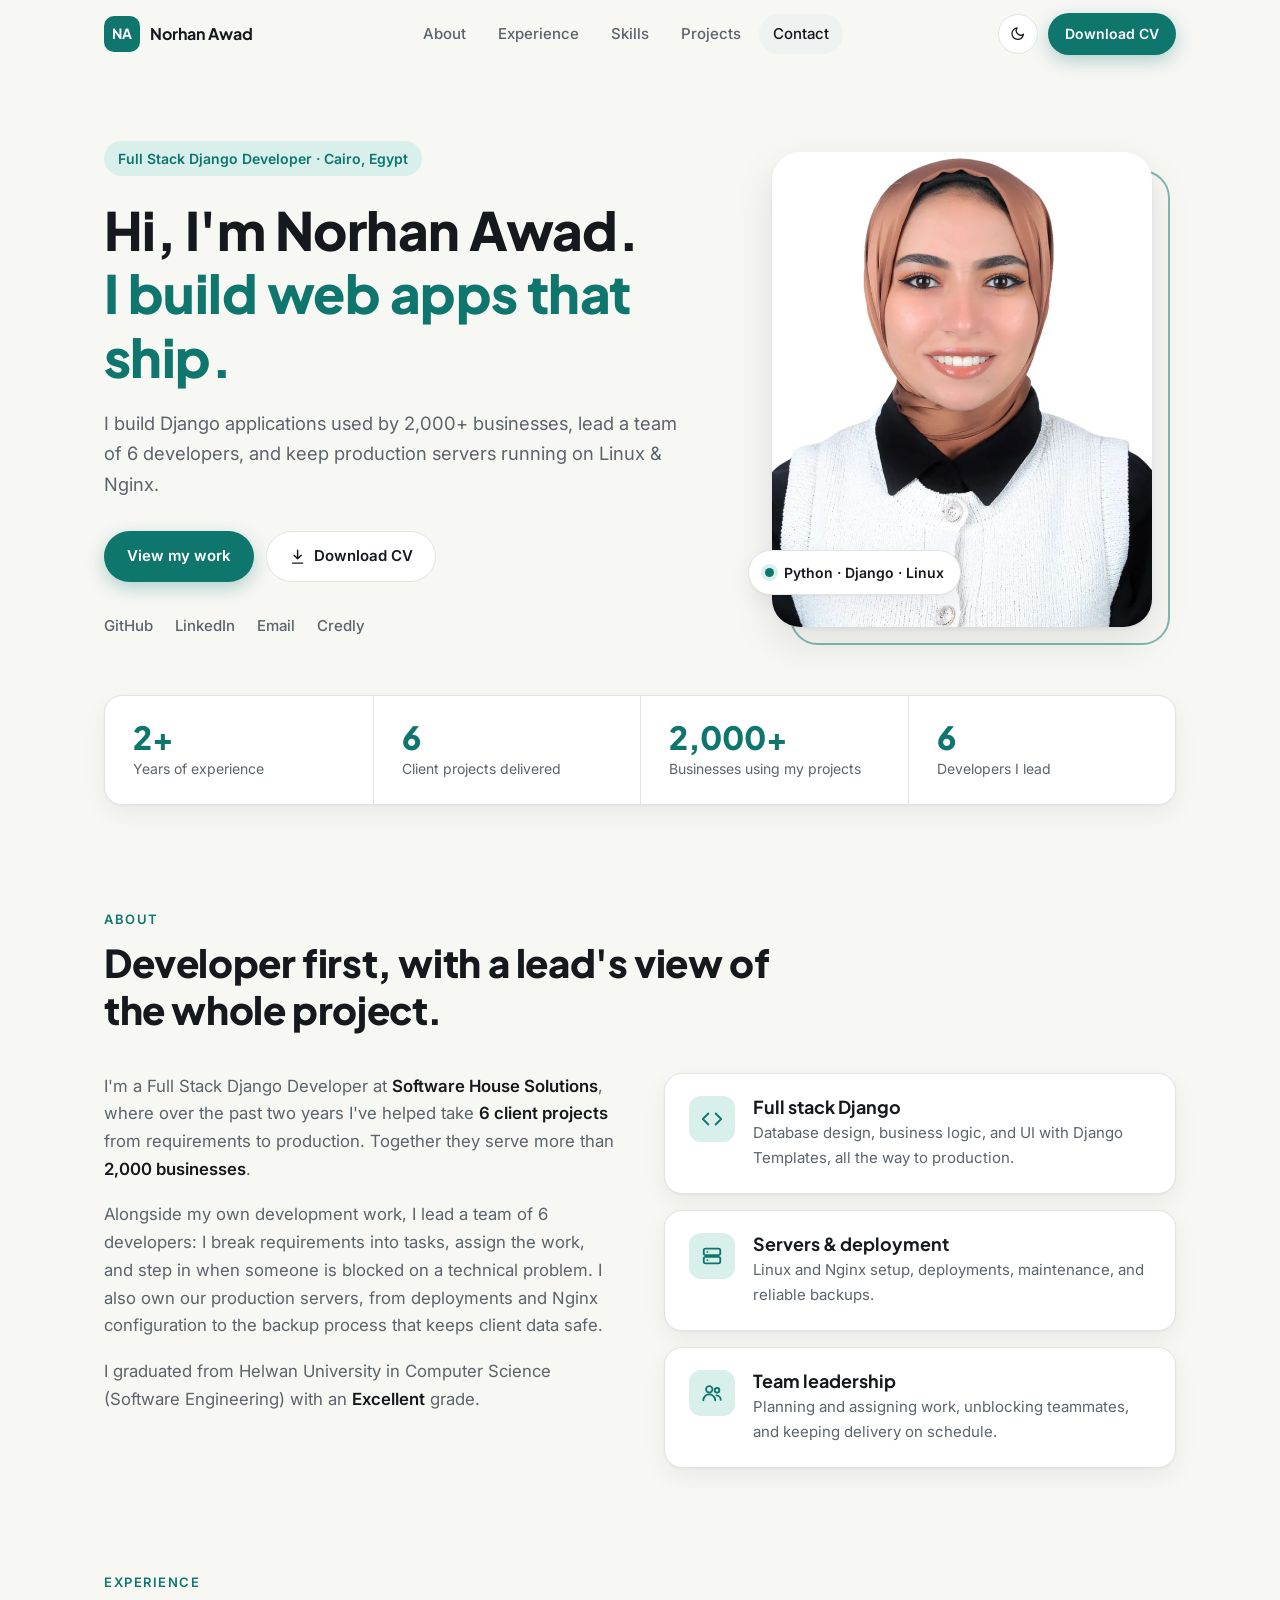
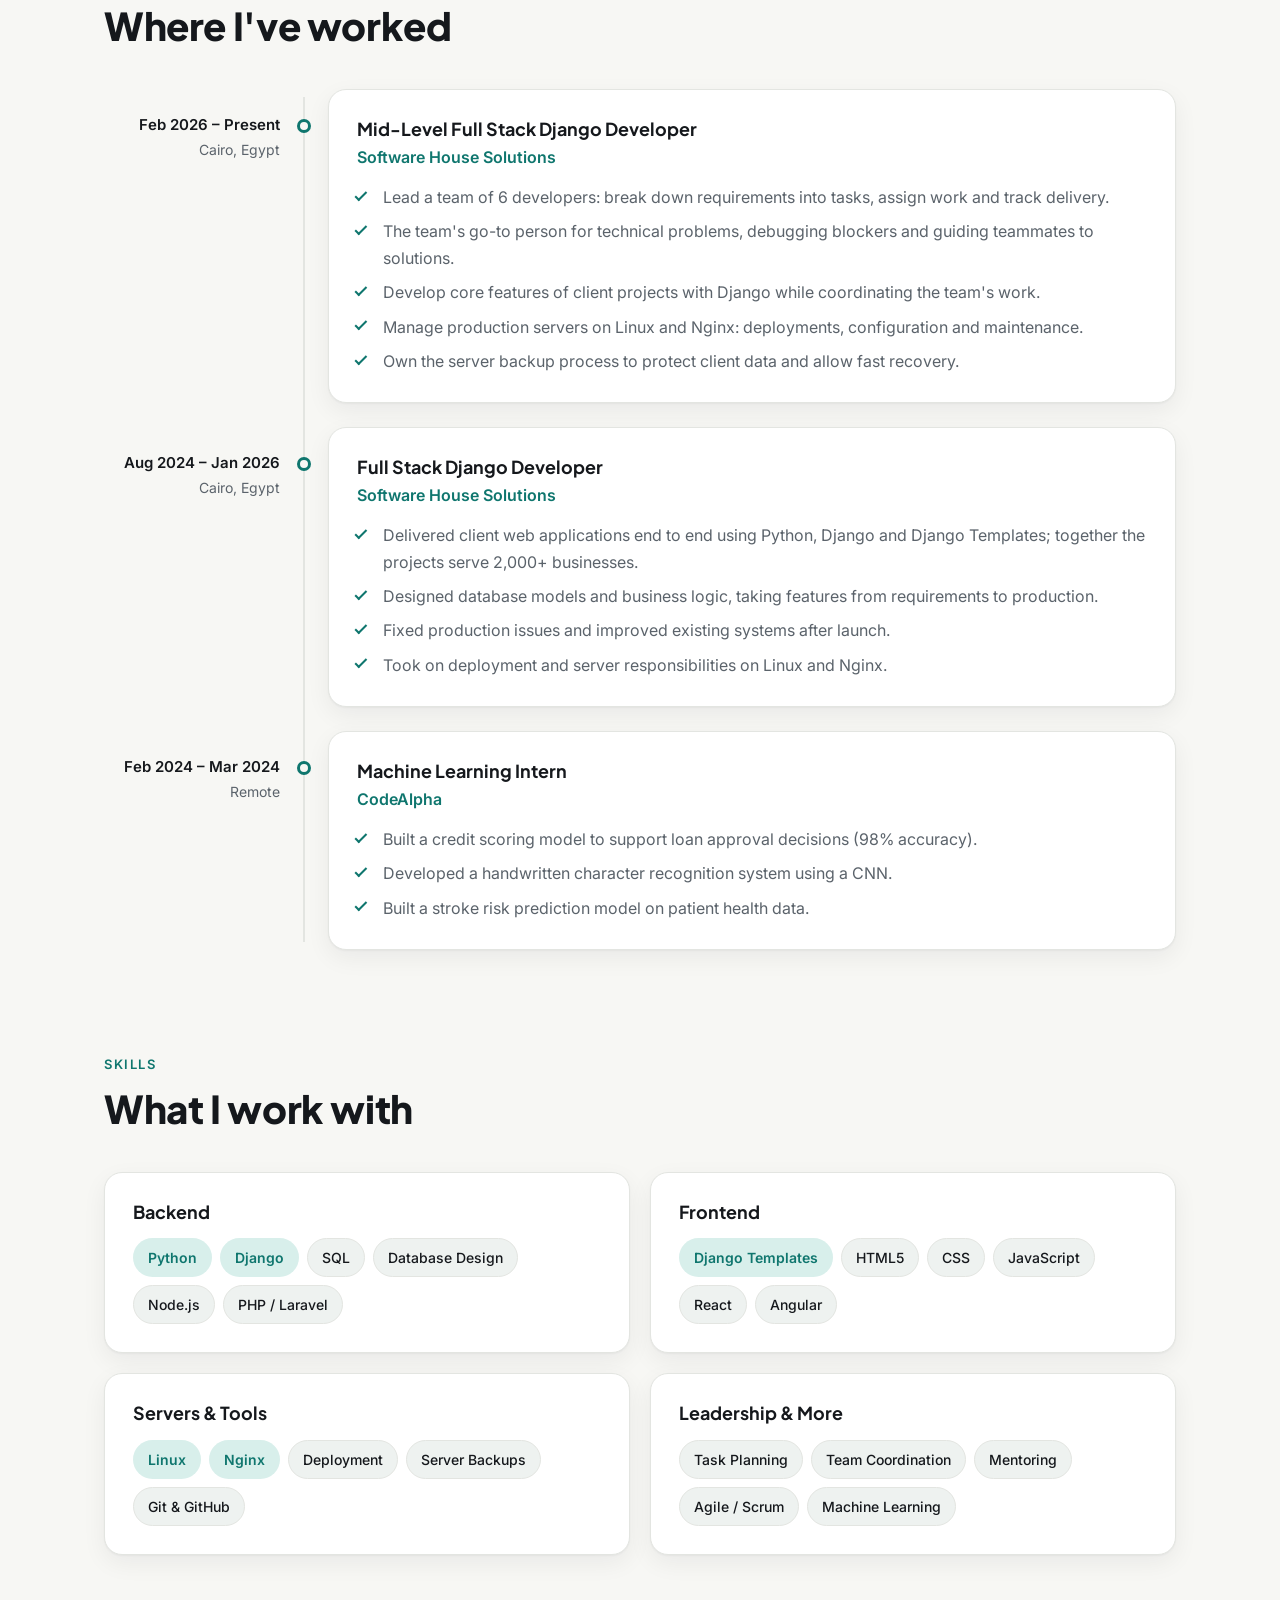
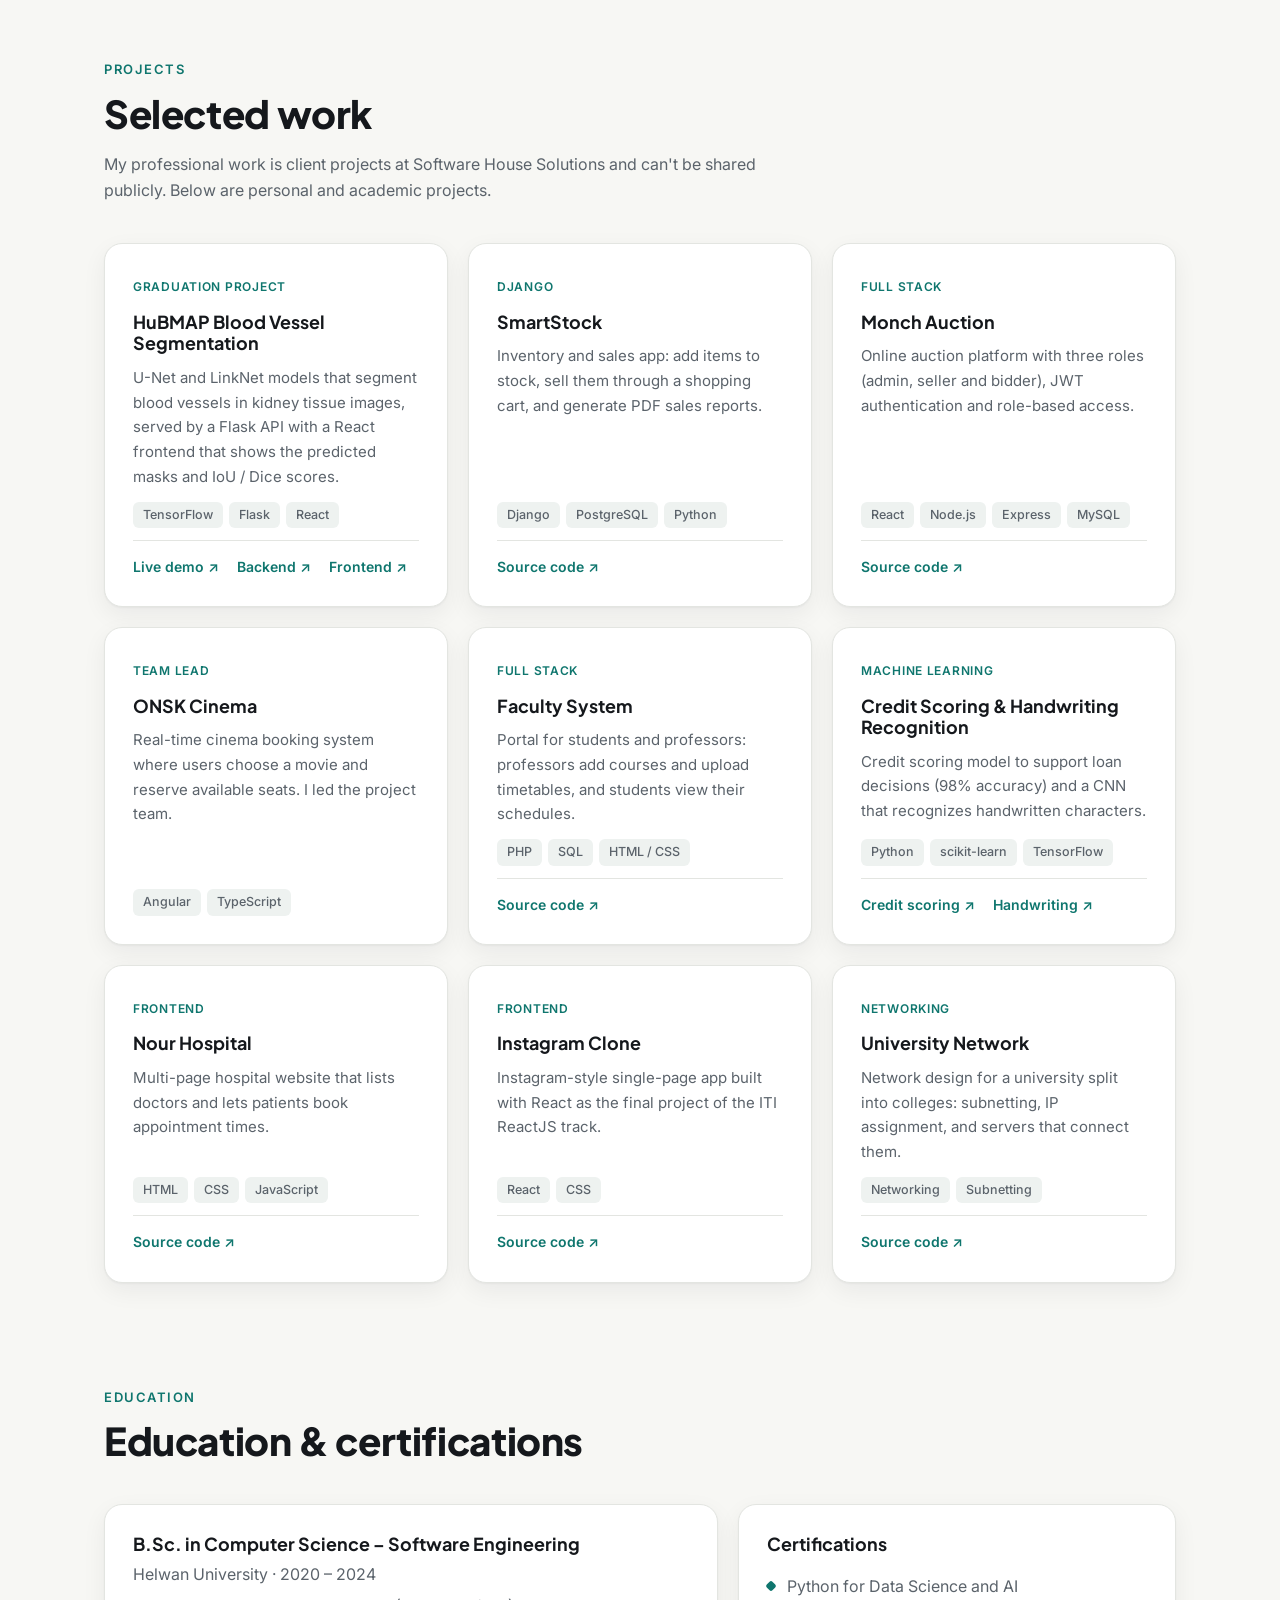
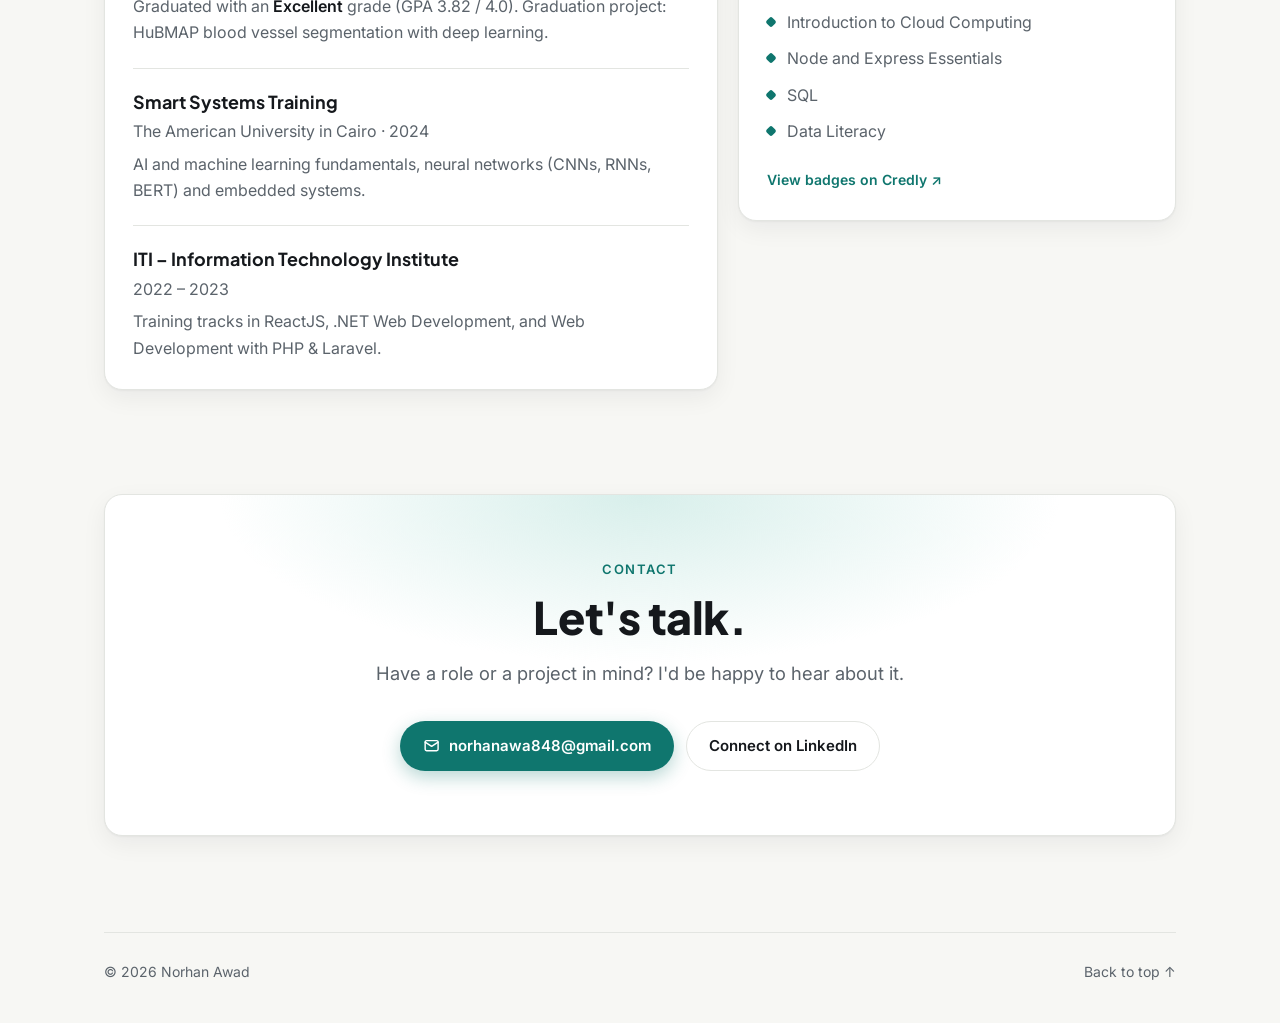
<file: index.html>
<!DOCTYPE html>
<html lang="en">
<head>
  <meta charset="utf-8">
  <meta name="viewport" content="width=device-width, initial-scale=1">
  <title>Norhan Awad · Full Stack Django Developer</title>
  <meta name="description" content="Norhan Awad – Full Stack Django Developer in Cairo, Egypt. Builds Django web applications end to end, leads a team of developers, and manages production servers on Linux and Nginx.">
  <meta name="author" content="Norhan Awad">
  <meta property="og:type" content="website">
  <meta property="og:title" content="Norhan Awad · Full Stack Django Developer">
  <meta property="og:description" content="Django web applications, team leadership, and Linux & Nginx server management.">
  <meta property="og:image" content="https://norhanawad848.github.io/my-portofolio/assets/og-image.jpg">
  <meta property="og:url" content="https://norhanawad848.github.io/my-portofolio/">
  <meta name="theme-color" content="#0f766e">
  <link rel="icon" href="data:image/svg+xml,%3Csvg xmlns='http://www.w3.org/2000/svg' viewBox='0 0 64 64'%3E%3Crect width='64' height='64' rx='14' fill='%230f766e'/%3E%3Ctext x='50%25' y='54%25' text-anchor='middle' dominant-baseline='middle' font-family='Arial,sans-serif' font-weight='700' font-size='28' fill='white'%3ENA%3C/text%3E%3C/svg%3E">
  <link rel="preconnect" href="https://fonts.googleapis.com">
  <link rel="preconnect" href="https://fonts.gstatic.com" crossorigin>
  <link href="https://fonts.googleapis.com/css2?family=Inter:wght@400;500;600&family=Plus+Jakarta+Sans:wght@600;700;800&display=swap" rel="stylesheet">
  <link rel="stylesheet" href="styles.css">
  <script>
    (function () {
      document.documentElement.classList.add('js');
      try {
        var t = localStorage.getItem('theme');
        if (t === 'light' || t === 'dark') document.documentElement.setAttribute('data-theme', t);
      } catch (e) {}
    })();
  </script>
</head>
<body>
  <a class="skip-link" href="#main">Skip to content</a>

  <header class="site-header" id="top">
    <nav class="nav container" aria-label="Main">
      <a class="brand" href="#top" aria-label="Norhan Awad – home">
        <span class="brand-mark">NA</span>
        <span class="brand-name">Norhan Awad</span>
      </a>

      <ul class="nav-links" id="nav-links">
        <li><a href="#about">About</a></li>
        <li><a href="#experience">Experience</a></li>
        <li><a href="#skills">Skills</a></li>
        <li><a href="#projects">Projects</a></li>
        <li><a href="#contact">Contact</a></li>
      </ul>

      <div class="nav-actions">
        <button class="icon-btn" id="theme-toggle" type="button" aria-label="Toggle dark mode">
          <svg class="icon-sun" viewBox="0 0 24 24" aria-hidden="true"><circle cx="12" cy="12" r="4"/><path d="M12 2v2M12 20v2M4.93 4.93l1.41 1.41M17.66 17.66l1.41 1.41M2 12h2M20 12h2M4.93 19.07l1.41-1.41M17.66 6.34l1.41-1.41"/></svg>
          <svg class="icon-moon" viewBox="0 0 24 24" aria-hidden="true"><path d="M21 12.79A9 9 0 1 1 11.21 3 7 7 0 0 0 21 12.79z"/></svg>
        </button>
        <a class="btn btn-small btn-primary hide-sm" href="assets/Norhan_Awad_CV.pdf" download>Download CV</a>
        <button class="icon-btn menu-btn" id="menu-toggle" type="button" aria-label="Open menu" aria-expanded="false" aria-controls="nav-links">
          <svg viewBox="0 0 24 24" aria-hidden="true"><path d="M4 7h16M4 12h16M4 17h16"/></svg>
        </button>
      </div>
    </nav>
  </header>

  <main id="main">
    <!-- Hero -->
    <section class="hero container">
      <div class="hero-text reveal">
        <p class="eyebrow">Full Stack Django Developer · Cairo, Egypt</p>
        <h1>Hi, I'm Norhan Awad.<br><span class="accent">I build web apps that ship.</span></h1>
        <p class="lead">
          I build Django applications used by 2,000+ businesses, lead a team of 6 developers, and keep production
          servers running on Linux &amp; Nginx.
        </p>
        <div class="hero-cta">
          <a class="btn btn-primary" href="#projects">View my work</a>
          <a class="btn btn-ghost" href="assets/Norhan_Awad_CV.pdf" download>
            <svg viewBox="0 0 24 24" aria-hidden="true"><path d="M12 3v12M7 10l5 5 5-5M5 21h14"/></svg>
            Download CV
          </a>
        </div>
        <ul class="social">
          <li><a href="https://github.com/NorhanAwad848" target="_blank" rel="noopener">GitHub</a></li>
          <li><a href="https://www.linkedin.com/in/norhan-awad-b641ba23b/" target="_blank" rel="noopener">LinkedIn</a></li>
          <li><a href="mailto:norhanawa848@gmail.com">Email</a></li>
          <li><a href="https://www.credly.com/users/norhan-awad" target="_blank" rel="noopener">Credly</a></li>
        </ul>
      </div>

      <div class="hero-photo reveal">
        <div class="photo-frame">
          <picture>
            <source srcset="assets/norhan.webp" type="image/webp">
            <img src="assets/norhan.jpg" width="720" height="900" alt="Portrait of Norhan Awad">
          </picture>
        </div>
        <div class="photo-badge">
          <span class="dot" aria-hidden="true"></span>
          Python · Django · Linux
        </div>
      </div>
    </section>

    <!-- Stats -->
    <section class="container" aria-label="Highlights">
      <dl class="stats reveal">
        <div><dt>Years of experience</dt><dd>2+</dd></div>
        <div><dt>Client projects delivered</dt><dd>6</dd></div>
        <div><dt>Businesses using my projects</dt><dd>2,000+</dd></div>
        <div><dt>Developers I lead</dt><dd>6</dd></div>
      </dl>
    </section>

    <!-- About -->
    <section class="section container" id="about">
      <div class="section-head reveal">
        <p class="kicker">About</p>
        <h2>Developer first, with a lead's view of the whole project.</h2>
      </div>
      <div class="about-grid">
        <div class="about-text reveal">
          <p>
            I'm a Full Stack Django Developer at <strong>Software House Solutions</strong>, where over the past
            two years I've helped take <strong>6 client projects</strong> from requirements to production. Together they
            serve more than <strong>2,000 businesses</strong>.
          </p>
          <p>
            Alongside my own development work, I lead a team of 6 developers: I break requirements into
            tasks, assign the work, and step in when someone is blocked on a technical problem. I also own
            our production servers, from deployments and Nginx configuration to the backup process that
            keeps client data safe.
          </p>
          <p>
            I graduated from Helwan University in Computer Science (Software Engineering) with an
            <strong>Excellent</strong> grade.
          </p>
        </div>
        <ul class="pillars">
          <li class="card reveal">
            <span class="pill-icon" aria-hidden="true">
              <svg viewBox="0 0 24 24"><path d="M16 18l6-6-6-6M8 6l-6 6 6 6"/></svg>
            </span>
            <h3>Full stack Django</h3>
            <p>Database design, business logic, and UI with Django Templates, all the way to production.</p>
          </li>
          <li class="card reveal">
            <span class="pill-icon" aria-hidden="true">
              <svg viewBox="0 0 24 24"><rect x="3" y="4" width="18" height="7" rx="2"/><rect x="3" y="13" width="18" height="7" rx="2"/><path d="M7 7.5h.01M7 16.5h.01"/></svg>
            </span>
            <h3>Servers &amp; deployment</h3>
            <p>Linux and Nginx setup, deployments, maintenance, and reliable backups.</p>
          </li>
          <li class="card reveal">
            <span class="pill-icon" aria-hidden="true">
              <svg viewBox="0 0 24 24"><circle cx="9" cy="8" r="3.5"/><path d="M2.5 20a6.5 6.5 0 0 1 13 0"/><circle cx="17.5" cy="9" r="2.5"/><path d="M17 14.5a5 5 0 0 1 4.5 5"/></svg>
            </span>
            <h3>Team leadership</h3>
            <p>Planning and assigning work, unblocking teammates, and keeping delivery on schedule.</p>
          </li>
        </ul>
      </div>
    </section>

    <!-- Experience -->
    <section class="section container" id="experience">
      <div class="section-head reveal">
        <p class="kicker">Experience</p>
        <h2>Where I've worked</h2>
      </div>

      <ol class="timeline">
        <li class="tl-item reveal">
          <div class="tl-meta">
            <span class="tl-date">Feb 2026 – Present</span>
            <span class="tl-place">Cairo, Egypt</span>
          </div>
          <div class="tl-body card">
            <h3>Mid-Level Full Stack Django Developer</h3>
            <p class="tl-company">Software House Solutions</p>
            <ul class="ticks">
              <li>Lead a team of 6 developers: break down requirements into tasks, assign work and track delivery.</li>
              <li>The team's go-to person for technical problems, debugging blockers and guiding teammates to solutions.</li>
              <li>Develop core features of client projects with Django while coordinating the team's work.</li>
              <li>Manage production servers on Linux and Nginx: deployments, configuration and maintenance.</li>
              <li>Own the server backup process to protect client data and allow fast recovery.</li>
            </ul>
          </div>
        </li>
        <li class="tl-item reveal">
          <div class="tl-meta">
            <span class="tl-date">Aug 2024 – Jan 2026</span>
            <span class="tl-place">Cairo, Egypt</span>
          </div>
          <div class="tl-body card">
            <h3>Full Stack Django Developer</h3>
            <p class="tl-company">Software House Solutions</p>
            <ul class="ticks">
              <li>Delivered client web applications end to end using Python, Django and Django Templates; together the projects serve 2,000+ businesses.</li>
              <li>Designed database models and business logic, taking features from requirements to production.</li>
              <li>Fixed production issues and improved existing systems after launch.</li>
              <li>Took on deployment and server responsibilities on Linux and Nginx.</li>
            </ul>
          </div>
        </li>
        <li class="tl-item reveal">
          <div class="tl-meta">
            <span class="tl-date">Feb 2024 – Mar 2024</span>
            <span class="tl-place">Remote</span>
          </div>
          <div class="tl-body card">
            <h3>Machine Learning Intern</h3>
            <p class="tl-company">CodeAlpha</p>
            <ul class="ticks">
              <li>Built a credit scoring model to support loan approval decisions (98% accuracy).</li>
              <li>Developed a handwritten character recognition system using a CNN.</li>
              <li>Built a stroke risk prediction model on patient health data.</li>
            </ul>
          </div>
        </li>
      </ol>
    </section>

    <!-- Skills -->
    <section class="section container" id="skills">
      <div class="section-head reveal">
        <p class="kicker">Skills</p>
        <h2>What I work with</h2>
      </div>
      <div class="skills-grid">
        <div class="card skill-group reveal">
          <h3>Backend</h3>
          <ul class="chips">
            <li class="chip-strong">Python</li><li class="chip-strong">Django</li><li>SQL</li><li>Database Design</li><li>Node.js</li><li>PHP / Laravel</li>
          </ul>
        </div>
        <div class="card skill-group reveal">
          <h3>Frontend</h3>
          <ul class="chips">
            <li class="chip-strong">Django Templates</li><li>HTML5</li><li>CSS</li><li>JavaScript</li><li>React</li><li>Angular</li>
          </ul>
        </div>
        <div class="card skill-group reveal">
          <h3>Servers &amp; Tools</h3>
          <ul class="chips">
            <li class="chip-strong">Linux</li><li class="chip-strong">Nginx</li><li>Deployment</li><li>Server Backups</li><li>Git &amp; GitHub</li>
          </ul>
        </div>
        <div class="card skill-group reveal">
          <h3>Leadership &amp; More</h3>
          <ul class="chips">
            <li>Task Planning</li><li>Team Coordination</li><li>Mentoring</li><li>Agile / Scrum</li><li>Machine Learning</li>
          </ul>
        </div>
      </div>
    </section>

    <!-- Projects -->
    <section class="section container" id="projects">
      <div class="section-head reveal">
        <p class="kicker">Projects</p>
        <h2>Selected work</h2>
        <p class="section-sub">
          My professional work is client projects at Software House Solutions and can't be shared publicly.
          Below are personal and academic projects.
        </p>
      </div>

      <ul class="projects">
        <li class="card project reveal">
          <div class="project-top"><span class="tag-type">Graduation project</span></div>
          <h3>HuBMAP Blood Vessel Segmentation</h3>
          <p>U-Net and LinkNet models that segment blood vessels in kidney tissue images, served by a Flask API with a React frontend that shows the predicted masks and IoU / Dice scores.</p>
          <ul class="tags"><li>TensorFlow</li><li>Flask</li><li>React</li></ul>
          <div class="links">
            <a href="https://norhanawad848.github.io/hupmap_demo/index.html" target="_blank" rel="noopener">Live demo ↗</a>
            <a href="https://github.com/NorhanAwad848/HUPMAP-Segmentation-Flask" target="_blank" rel="noopener">Backend ↗</a>
            <a href="https://github.com/NorhanAwad848/HUPMAP-Segmentation-ReactJS" target="_blank" rel="noopener">Frontend ↗</a>
          </div>
        </li>
        <li class="card project reveal">
          <div class="project-top"><span class="tag-type">Django</span></div>
          <h3>SmartStock</h3>
          <p>Inventory and sales app: add items to stock, sell them through a shopping cart, and generate PDF sales reports.</p>
          <ul class="tags"><li>Django</li><li>PostgreSQL</li><li>Python</li></ul>
          <div class="links"><a href="https://github.com/NorhanAwad848/SmartStock" target="_blank" rel="noopener">Source code ↗</a></div>
        </li>
        <li class="card project reveal">
          <div class="project-top"><span class="tag-type">Full stack</span></div>
          <h3>Monch Auction</h3>
          <p>Online auction platform with three roles (admin, seller and bidder), JWT authentication and role-based access.</p>
          <ul class="tags"><li>React</li><li>Node.js</li><li>Express</li><li>MySQL</li></ul>
          <div class="links"><a href="https://github.com/NorhanAwad848/Monch-Auction" target="_blank" rel="noopener">Source code ↗</a></div>
        </li>
        <li class="card project reveal">
          <div class="project-top"><span class="tag-type">Team lead</span></div>
          <h3>ONSK Cinema</h3>
          <p>Real-time cinema booking system where users choose a movie and reserve available seats. I led the project team.</p>
          <ul class="tags"><li>Angular</li><li>TypeScript</li></ul>
        </li>
        <li class="card project reveal">
          <div class="project-top"><span class="tag-type">Full stack</span></div>
          <h3>Faculty System</h3>
          <p>Portal for students and professors: professors add courses and upload timetables, and students view their schedules.</p>
          <ul class="tags"><li>PHP</li><li>SQL</li><li>HTML / CSS</li></ul>
          <div class="links"><a href="https://github.com/NorhanAwad848/faculty-system" target="_blank" rel="noopener">Source code ↗</a></div>
        </li>
        <li class="card project reveal">
          <div class="project-top"><span class="tag-type">Machine learning</span></div>
          <h3>Credit Scoring &amp; Handwriting Recognition</h3>
          <p>Credit scoring model to support loan decisions (98% accuracy) and a CNN that recognizes handwritten characters.</p>
          <ul class="tags"><li>Python</li><li>scikit-learn</li><li>TensorFlow</li></ul>
          <div class="links">
            <a href="https://github.com/NorhanAwad848/CodeAlpha-Task-one-Predict-Credit-Scoring" target="_blank" rel="noopener">Credit scoring ↗</a>
            <a href="https://github.com/NorhanAwad848/CodeAlpha-Task-Two-Handwritten-Character-Recognition" target="_blank" rel="noopener">Handwriting ↗</a>
          </div>
        </li>
        <li class="card project reveal">
          <div class="project-top"><span class="tag-type">Frontend</span></div>
          <h3>Nour Hospital</h3>
          <p>Multi-page hospital website that lists doctors and lets patients book appointment times.</p>
          <ul class="tags"><li>HTML</li><li>CSS</li><li>JavaScript</li></ul>
          <div class="links"><a href="https://github.com/NorhanAwad848/Nour-Hospital" target="_blank" rel="noopener">Source code ↗</a></div>
        </li>
        <li class="card project reveal">
          <div class="project-top"><span class="tag-type">Frontend</span></div>
          <h3>Instagram Clone</h3>
          <p>Instagram-style single-page app built with React as the final project of the ITI ReactJS track.</p>
          <ul class="tags"><li>React</li><li>CSS</li></ul>
          <div class="links"><a href="https://github.com/NorhanAwad848/Instagram-" target="_blank" rel="noopener">Source code ↗</a></div>
        </li>
        <li class="card project reveal">
          <div class="project-top"><span class="tag-type">Networking</span></div>
          <h3>University Network</h3>
          <p>Network design for a university split into colleges: subnetting, IP assignment, and servers that connect them.</p>
          <ul class="tags"><li>Networking</li><li>Subnetting</li></ul>
          <div class="links"><a href="https://github.com/NorhanAwad848/university-Network" target="_blank" rel="noopener">Source code ↗</a></div>
        </li>
      </ul>
    </section>

    <!-- Education -->
    <section class="section container" id="education">
      <div class="section-head reveal">
        <p class="kicker">Education</p>
        <h2>Education &amp; certifications</h2>
      </div>
      <div class="edu-grid">
        <div class="card reveal">
          <h3>B.Sc. in Computer Science – Software Engineering</h3>
          <p class="muted">Helwan University · 2020 – 2024</p>
          <p>Graduated with an <strong>Excellent</strong> grade (GPA 3.82 / 4.0). Graduation project: HuBMAP blood vessel segmentation with deep learning.</p>
          <hr>
          <h3>Smart Systems Training</h3>
          <p class="muted">The American University in Cairo · 2024</p>
          <p>AI and machine learning fundamentals, neural networks (CNNs, RNNs, BERT) and embedded systems.</p>
          <hr>
          <h3>ITI – Information Technology Institute</h3>
          <p class="muted">2022 – 2023</p>
          <p>Training tracks in ReactJS, .NET Web Development, and Web Development with PHP &amp; Laravel.</p>
        </div>
        <div class="card reveal">
          <h3>Certifications</h3>
          <ul class="cert-list">
            <li>Python for Data Science and AI</li>
            <li>Introduction to Cloud Computing</li>
            <li>Node and Express Essentials</li>
            <li>SQL</li>
            <li>Data Literacy</li>
          </ul>
          <a class="text-link" href="https://www.credly.com/users/norhan-awad" target="_blank" rel="noopener">View badges on Credly ↗</a>
        </div>
      </div>
    </section>

    <!-- Contact -->
    <section class="section container" id="contact">
      <div class="contact card reveal">
        <p class="kicker">Contact</p>
        <h2>Let's talk.</h2>
        <p class="lead">Have a role or a project in mind? I'd be happy to hear about it.</p>
        <div class="hero-cta center">
          <a class="btn btn-primary" href="mailto:norhanawa848@gmail.com">
            <svg viewBox="0 0 24 24" aria-hidden="true"><rect x="3" y="5" width="18" height="14" rx="2"/><path d="M3 7l9 6 9-6"/></svg>
            norhanawa848@gmail.com
          </a>
          <a class="btn btn-ghost" href="https://www.linkedin.com/in/norhan-awad-b641ba23b/" target="_blank" rel="noopener">Connect on LinkedIn</a>
        </div>
      </div>
    </section>
  </main>

  <footer class="footer container">
    <p>© <span id="year">2026</span> Norhan Awad</p>
    <a href="#top">Back to top ↑</a>
  </footer>

  <script src="main.js"></script>
</body>
</html>
</file>
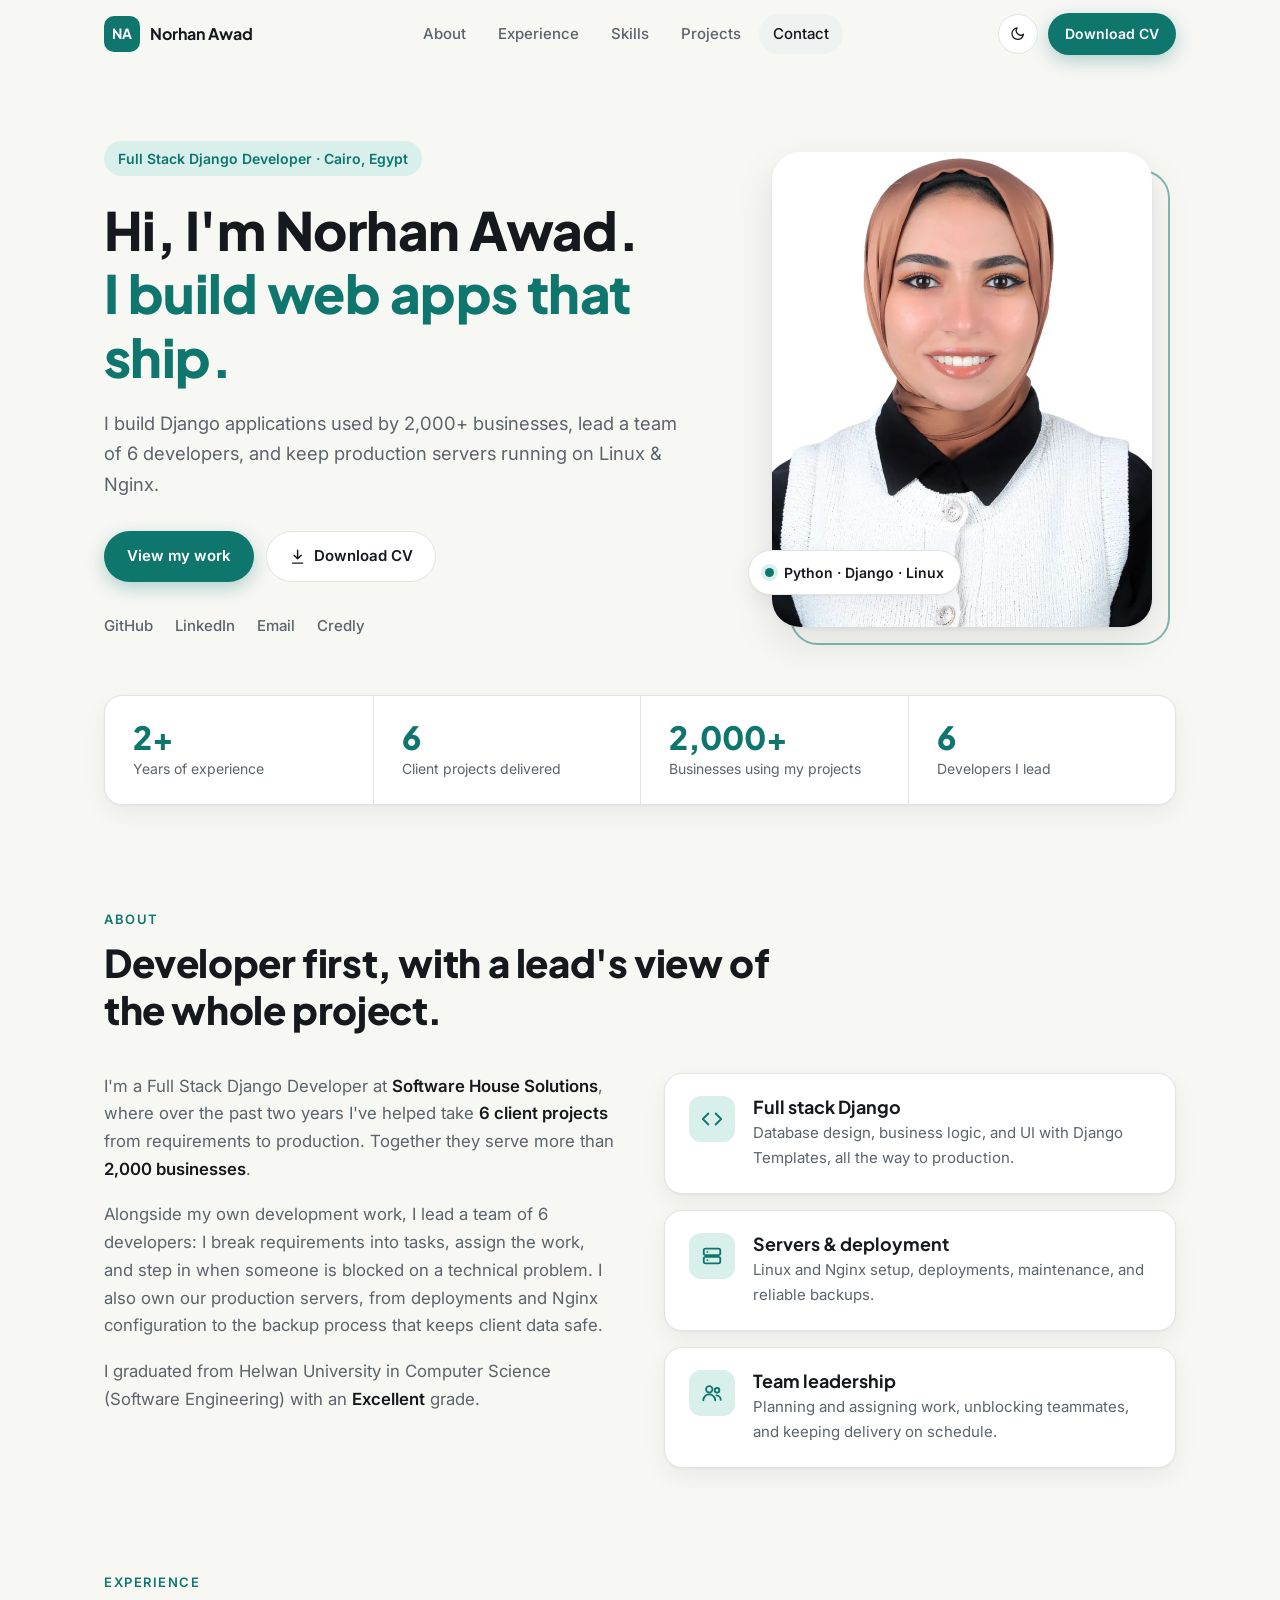
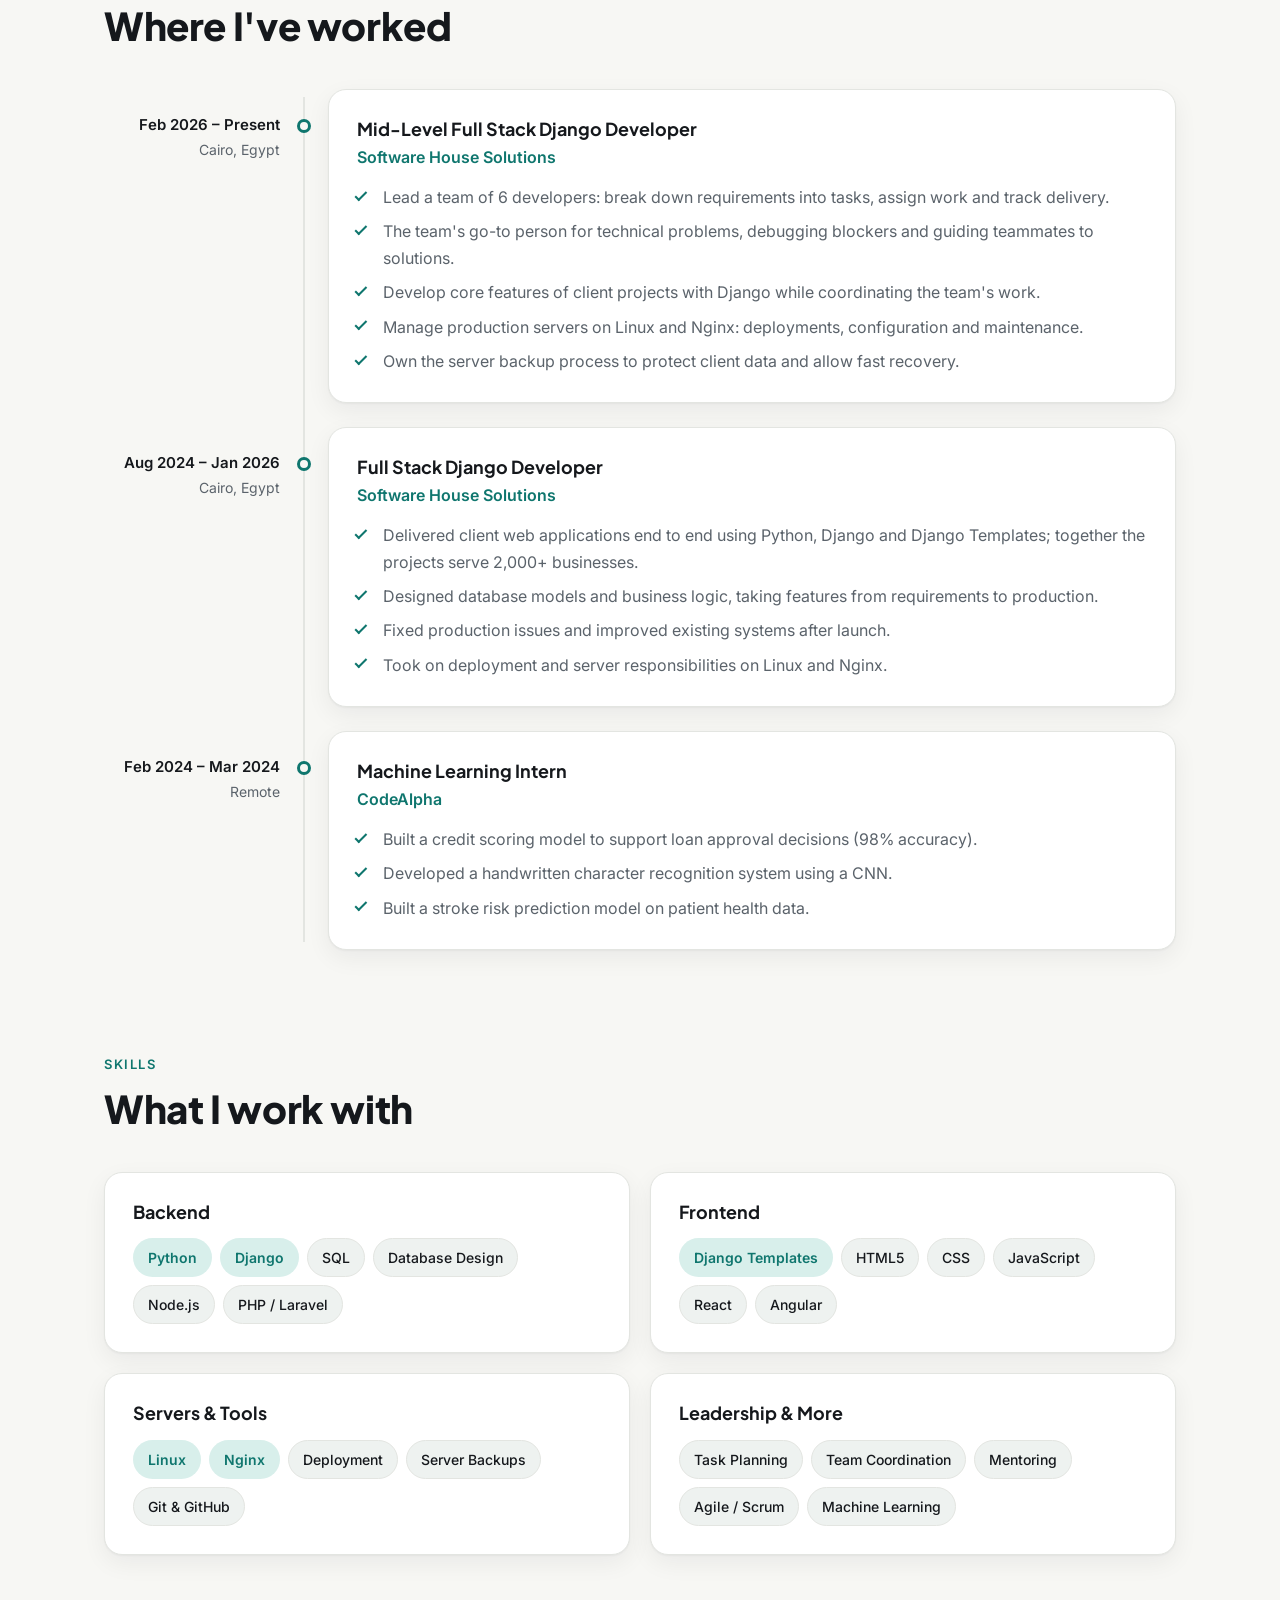
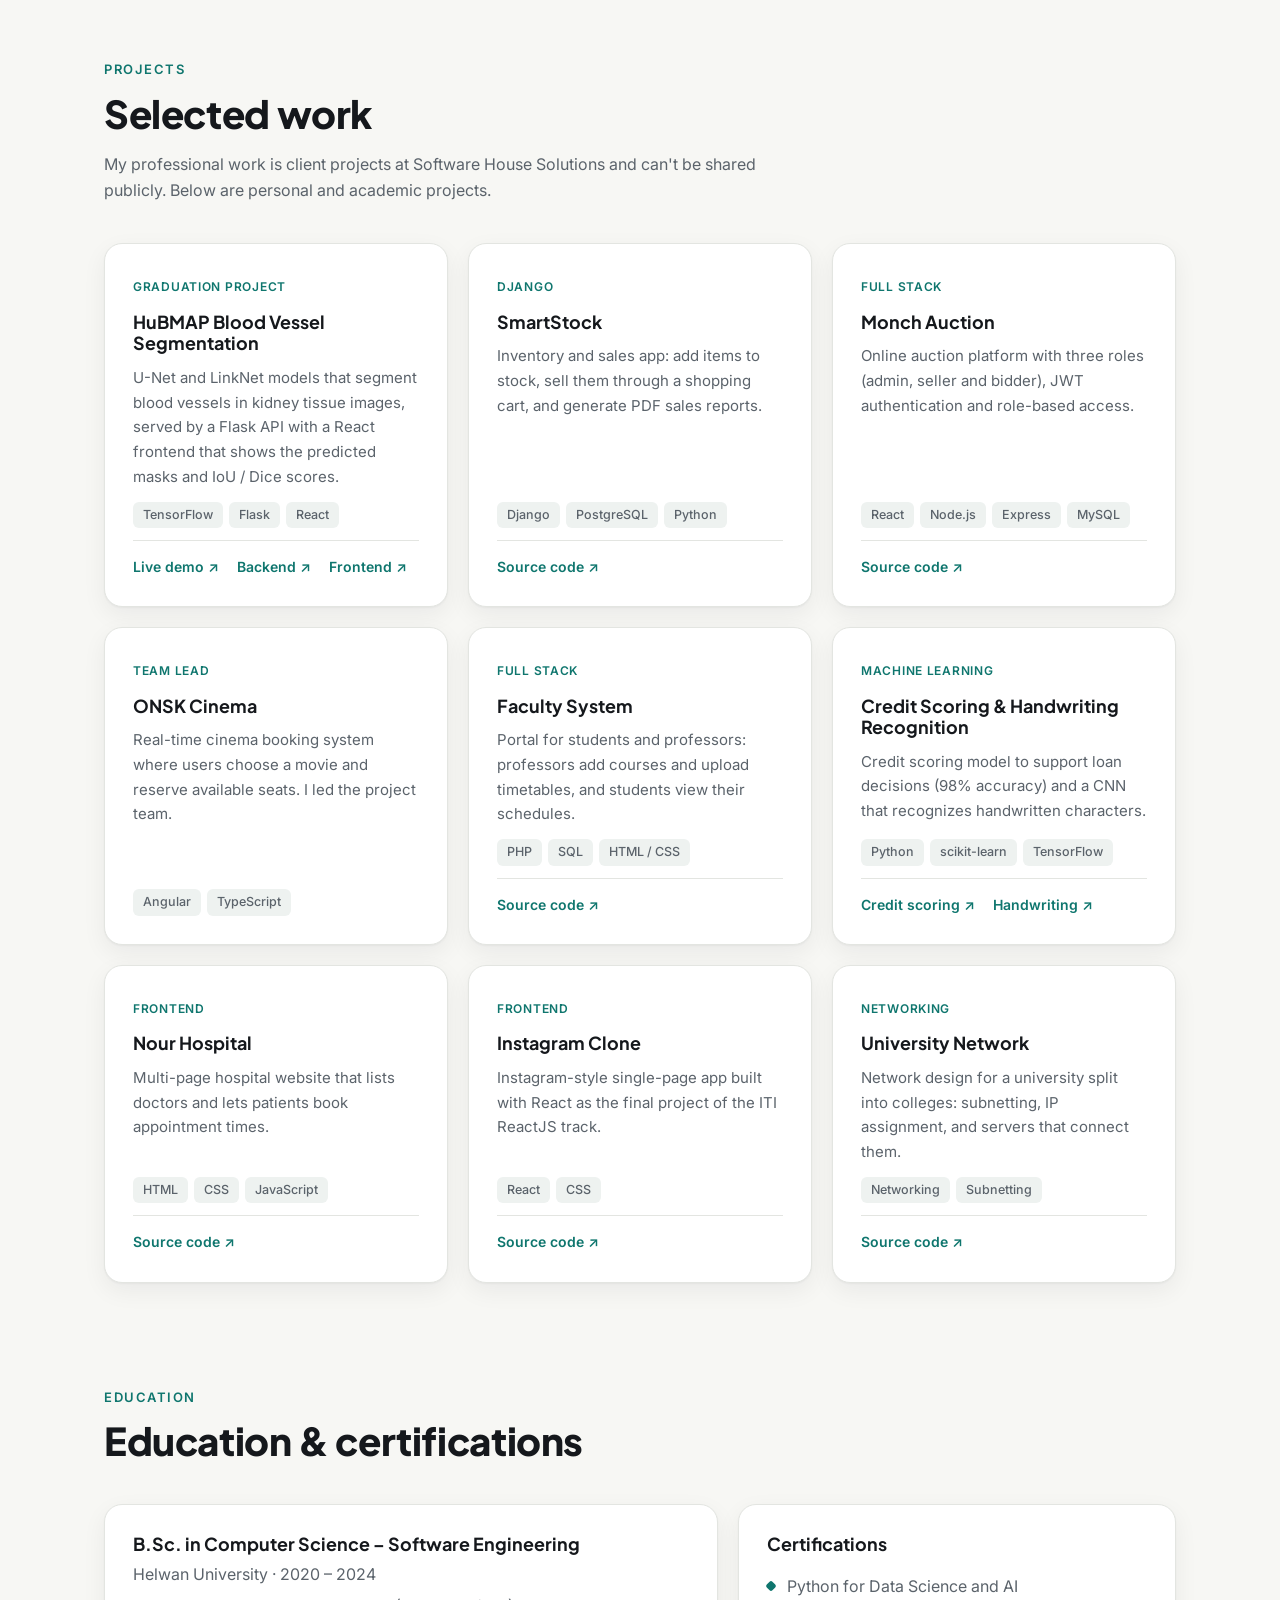
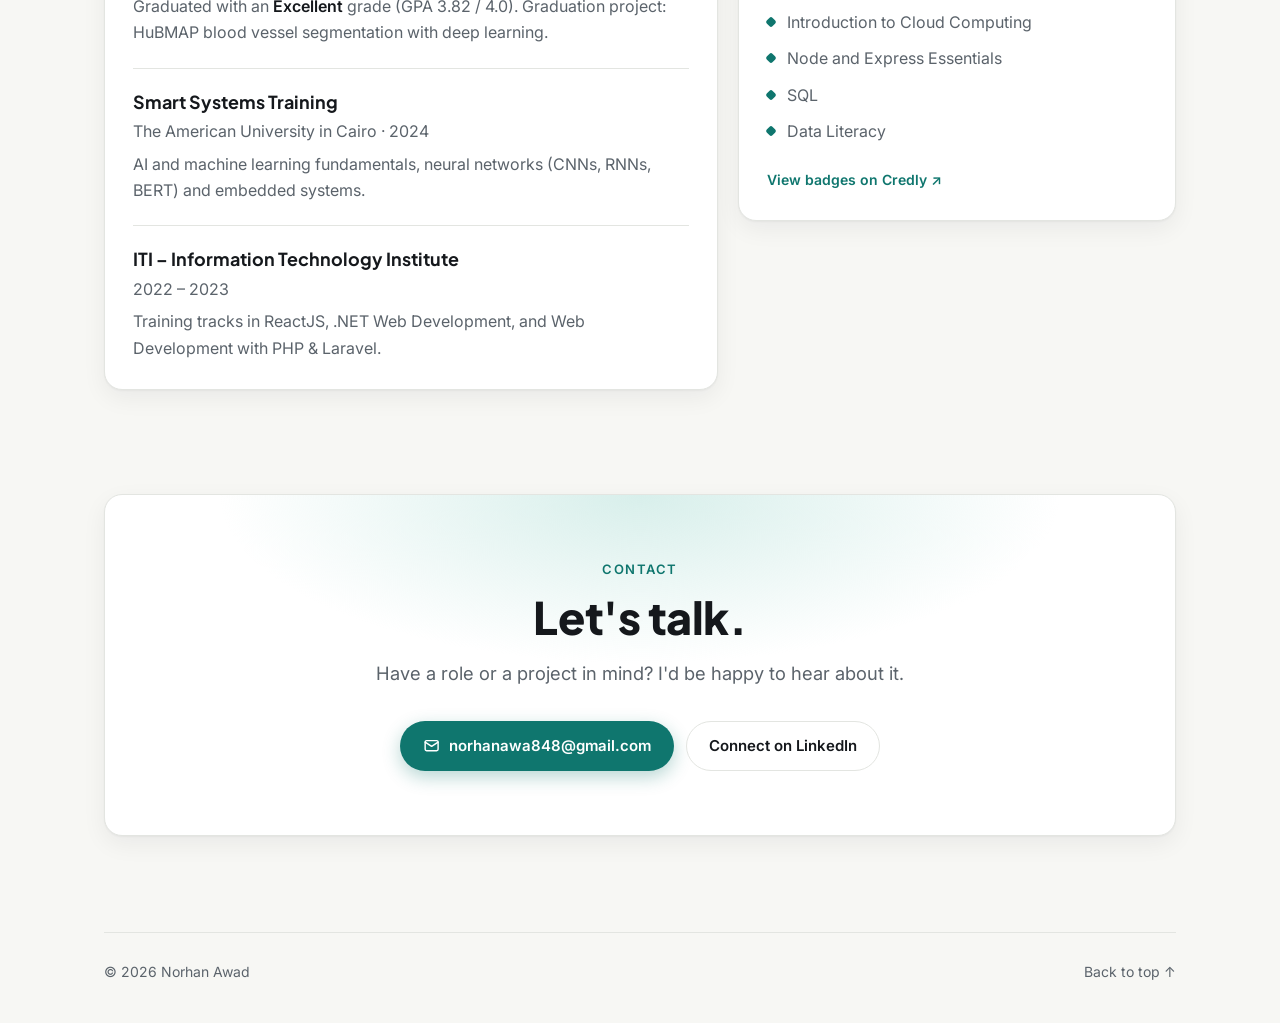
<file: portfilio.html>
<!DOCTYPE html>
<html lang="en">
<head>
  <meta charset="utf-8">
  <title>Norhan Awad · Portfolio</title>
  <meta http-equiv="refresh" content="0; url=./">
  <link rel="canonical" href="https://norhanawad848.github.io/my-portofolio/">
  <script>location.replace('./' + location.hash);</script>
</head>
<body>
  <p>This page has moved. <a href="./">Go to the portfolio</a>.</p>
</body>
</html>
</file>
<file: styles.css>
/* ---------- Tokens ---------- */
:root {
  --bg: #f7f7f4;
  --bg-elev: #ffffff;
  --bg-soft: #eef2f0;
  --text: #15181c;
  --text-muted: #5b636b;
  --border: #e3e5e1;
  --accent: #0f766e;
  --accent-strong: #0b5f58;
  --accent-soft: #d8efeb;
  --on-accent: #ffffff;
  --shadow: 0 1px 2px rgba(16, 24, 32, .04), 0 8px 24px rgba(16, 24, 32, .06);
  --shadow-hover: 0 2px 4px rgba(16, 24, 32, .05), 0 16px 40px rgba(16, 24, 32, .10);
  --radius: 18px;
  --radius-sm: 10px;
  --font-body: "Inter", system-ui, -apple-system, "Segoe UI", Roboto, sans-serif;
  --font-head: "Plus Jakarta Sans", "Inter", system-ui, sans-serif;
  --max: 1120px;
  color-scheme: light;
}

@media (prefers-color-scheme: dark) {
  :root:not([data-theme="light"]) {
    --bg: #0d1113;
    --bg-elev: #151b1e;
    --bg-soft: #172024;
    --text: #e8ecec;
    --text-muted: #9aa5a8;
    --border: #243034;
    --accent: #2dd4bf;
    --accent-strong: #5eead4;
    --accent-soft: rgba(45, 212, 191, .12);
    --on-accent: #062a26;
    --shadow: 0 1px 2px rgba(0, 0, 0, .3), 0 8px 24px rgba(0, 0, 0, .25);
    --shadow-hover: 0 2px 4px rgba(0, 0, 0, .35), 0 16px 40px rgba(0, 0, 0, .4);
    color-scheme: dark;
  }
}

:root[data-theme="dark"] {
  --bg: #0d1113;
  --bg-elev: #151b1e;
  --bg-soft: #172024;
  --text: #e8ecec;
  --text-muted: #9aa5a8;
  --border: #243034;
  --accent: #2dd4bf;
  --accent-strong: #5eead4;
  --accent-soft: rgba(45, 212, 191, .12);
  --on-accent: #062a26;
  --shadow: 0 1px 2px rgba(0, 0, 0, .3), 0 8px 24px rgba(0, 0, 0, .25);
  --shadow-hover: 0 2px 4px rgba(0, 0, 0, .35), 0 16px 40px rgba(0, 0, 0, .4);
  color-scheme: dark;
}

/* ---------- Base ---------- */
*, *::before, *::after { box-sizing: border-box; }
html { scroll-behavior: smooth; scroll-padding-top: 80px; }
body {
  margin: 0;
  background: var(--bg);
  color: var(--text);
  font-family: var(--font-body);
  font-size: 16px;
  line-height: 1.65;
  -webkit-font-smoothing: antialiased;
  transition: background-color .3s ease, color .3s ease;
}
img { max-width: 100%; display: block; }
a { color: inherit; }
h1, h2, h3 { font-family: var(--font-head); line-height: 1.2; margin: 0; }
h1, h2 { letter-spacing: -0.01em; }
p { margin: 0; }
ul, ol { margin: 0; padding: 0; list-style: none; }
svg { width: 1.15em; height: 1.15em; fill: none; stroke: currentColor; stroke-width: 2; stroke-linecap: round; stroke-linejoin: round; flex: none; }

.container { width: 100%; max-width: var(--max); margin-inline: auto; padding-inline: 24px; }
.muted { color: var(--text-muted); }
strong { font-weight: 600; color: var(--text); }

.skip-link {
  position: absolute; left: 16px; top: -48px; z-index: 100;
  background: var(--accent); color: var(--on-accent); padding: 8px 14px; border-radius: 8px;
}
.skip-link:focus { top: 12px; }
:focus-visible { outline: 2px solid var(--accent); outline-offset: 3px; border-radius: 6px; }

/* ---------- Buttons ---------- */
.btn {
  display: inline-flex; align-items: center; gap: 8px;
  padding: 12px 22px; border-radius: 999px;
  font-weight: 600; font-size: 15px; text-decoration: none;
  border: 1px solid transparent;
  transition: transform .2s ease, background-color .2s ease, border-color .2s ease, box-shadow .2s ease;
}
.btn:hover { transform: translateY(-2px); }
.btn-primary { background: var(--accent); color: var(--on-accent); box-shadow: 0 6px 18px color-mix(in srgb, var(--accent) 30%, transparent); }
.btn-primary:hover { background: var(--accent-strong); }
.btn-ghost { border-color: var(--border); background: var(--bg-elev); }
.btn-ghost:hover { border-color: var(--accent); color: var(--accent); }
.btn-small { padding: 8px 16px; font-size: 14px; }

.icon-btn {
  display: inline-grid; place-items: center;
  width: 40px; height: 40px; border-radius: 50%;
  border: 1px solid var(--border); background: var(--bg-elev); color: var(--text);
  cursor: pointer; transition: border-color .2s ease, color .2s ease;
}
.icon-btn:hover { border-color: var(--accent); color: var(--accent); }

/* ---------- Header ---------- */
.site-header {
  position: sticky; top: 0; z-index: 50;
  background: color-mix(in srgb, var(--bg) 82%, transparent);
  backdrop-filter: saturate(160%) blur(12px);
  -webkit-backdrop-filter: saturate(160%) blur(12px);
  border-bottom: 1px solid transparent;
  transition: border-color .3s ease;
}
.site-header.scrolled { border-bottom-color: var(--border); }
.nav { display: flex; align-items: center; justify-content: space-between; height: 68px; gap: 16px; }
.brand { display: flex; align-items: center; gap: 10px; text-decoration: none; font-family: var(--font-head); font-weight: 700; }
.brand-mark {
  display: grid; place-items: center; width: 36px; height: 36px; border-radius: 10px;
  background: var(--accent); color: var(--on-accent); font-size: 14px; letter-spacing: .02em;
}
.nav-links { display: flex; gap: 4px; }
.nav-links a {
  display: block; padding: 8px 14px; border-radius: 999px;
  text-decoration: none; font-size: 15px; font-weight: 500; color: var(--text-muted);
  transition: color .2s ease, background-color .2s ease;
}
.nav-links a:hover, .nav-links a.active { color: var(--text); background: var(--bg-soft); }
.nav-actions { display: flex; align-items: center; gap: 10px; }
.menu-btn { display: none; }

/* Light mode shows the moon (switch to dark); dark mode shows the sun. */
.icon-sun { display: none; }
:root[data-theme="dark"] .icon-sun { display: block; }
:root[data-theme="dark"] .icon-moon { display: none; }
@media (prefers-color-scheme: dark) {
  :root:not([data-theme="light"]) .icon-sun { display: block; }
  :root:not([data-theme="light"]) .icon-moon { display: none; }
}

/* ---------- Hero ---------- */
.hero {
  display: grid; grid-template-columns: 1.15fr .85fr; gap: 64px; align-items: center;
  padding-top: 72px; padding-bottom: 56px;
}
.eyebrow {
  display: inline-block; font-size: 14px; font-weight: 600; color: var(--accent);
  background: var(--accent-soft); padding: 6px 14px; border-radius: 999px; margin-bottom: 22px;
}
.hero h1 { font-size: clamp(2.2rem, 4.6vw, 3.3rem); font-weight: 800; margin-bottom: 20px; }
.accent { color: var(--accent); }
.lead { font-size: 1.15rem; color: var(--text-muted); max-width: 34em; }
.hero-cta { display: flex; flex-wrap: wrap; gap: 12px; margin-top: 32px; }
.hero-cta.center { justify-content: center; }
.social { display: flex; flex-wrap: wrap; gap: 6px 22px; margin-top: 30px; }
.social a {
  font-size: 15px; font-weight: 500; color: var(--text-muted); text-decoration: none;
  border-bottom: 1px solid transparent; transition: color .2s ease, border-color .2s ease;
}
.social a:hover { color: var(--accent); border-bottom-color: var(--accent); }

.hero-photo { position: relative; justify-self: center; width: min(100%, 380px); }
.photo-frame {
  position: relative; border-radius: 28px; overflow: hidden;
  aspect-ratio: 4 / 5; background: var(--bg-soft);
  box-shadow: var(--shadow-hover);
}
.photo-frame img { width: 100%; height: 100%; object-fit: cover; }
.hero-photo::before {
  content: ""; position: absolute; inset: 18px -18px -18px 18px; z-index: -1;
  border-radius: 28px; border: 2px solid var(--accent); opacity: .5;
}
.photo-badge {
  position: absolute; left: -24px; bottom: 32px;
  display: flex; align-items: center; gap: 10px;
  background: var(--bg-elev); border: 1px solid var(--border); box-shadow: var(--shadow);
  padding: 10px 16px; border-radius: 999px; font-size: 14px; font-weight: 600;
}
.dot { width: 9px; height: 9px; border-radius: 50%; background: var(--accent); box-shadow: 0 0 0 4px var(--accent-soft); }

/* ---------- Stats ---------- */
.stats {
  display: grid; grid-template-columns: repeat(4, 1fr); margin: 0;
  background: var(--bg-elev); border: 1px solid var(--border); border-radius: var(--radius);
  box-shadow: var(--shadow);
}
.stats > div { padding: 24px 28px; display: flex; flex-direction: column-reverse; justify-content: flex-end; gap: 2px; }
.stats > div + div { border-left: 1px solid var(--border); }
.stats dt { font-size: 14px; color: var(--text-muted); }
.stats dd { margin: 0; font-family: var(--font-head); font-weight: 800; font-size: 2rem; color: var(--accent); line-height: 1.1; }

/* ---------- Sections ---------- */
.section { padding-top: 104px; }
.section-head { max-width: 680px; margin-bottom: 40px; }
.kicker {
  font-size: 13px; font-weight: 600; letter-spacing: .12em; text-transform: uppercase;
  color: var(--accent); margin-bottom: 10px;
}
.section h2 { font-size: clamp(1.7rem, 3.2vw, 2.4rem); font-weight: 800; }
.section-sub { color: var(--text-muted); margin-top: 14px; }

.card {
  background: var(--bg-elev); border: 1px solid var(--border); border-radius: var(--radius);
  padding: 28px; box-shadow: var(--shadow);
  transition: transform .25s ease, box-shadow .25s ease, border-color .25s ease;
}
.card h3 { font-size: 1.12rem; font-weight: 700; }

/* About */
.about-grid { display: grid; grid-template-columns: 1fr 1fr; gap: 48px; align-items: start; }
.about-text { display: grid; gap: 18px; color: var(--text-muted); font-size: 1.05rem; }
.pillars { display: grid; gap: 16px; }
.pillars .card { display: grid; grid-template-columns: auto 1fr; column-gap: 18px; row-gap: 4px; padding: 22px 24px; }
.pillars .card p { grid-column: 2; color: var(--text-muted); font-size: 15px; }
.pill-icon {
  grid-row: span 2; display: grid; place-items: center;
  width: 46px; height: 46px; border-radius: 12px;
  background: var(--accent-soft); color: var(--accent);
}
.pill-icon svg { width: 22px; height: 22px; }

/* Timeline */
.timeline { position: relative; display: grid; gap: 24px; }
.timeline::before {
  content: ""; position: absolute; top: 8px; bottom: 8px; left: 199px; width: 2px; background: var(--border);
}
.tl-item { display: grid; grid-template-columns: 176px 1fr; gap: 48px; position: relative; }
.tl-item::before {
  content: ""; position: absolute; left: 193px; top: 30px; width: 14px; height: 14px; border-radius: 50%;
  background: var(--bg); border: 3px solid var(--accent);
}
.tl-meta { padding-top: 24px; text-align: right; display: flex; flex-direction: column; }
.tl-date { font-weight: 600; font-size: 15px; }
.tl-place { color: var(--text-muted); font-size: 14px; }
.tl-company { color: var(--accent); font-weight: 600; margin: 4px 0 14px; }
.ticks { display: grid; gap: 8px; }
.ticks li { position: relative; padding-left: 26px; color: var(--text-muted); }
.ticks li::before {
  content: ""; position: absolute; left: 0; top: .6em; width: 12px; height: 6px;
  border-left: 2px solid var(--accent); border-bottom: 2px solid var(--accent);
  transform: rotate(-45deg) translateY(-50%);
}

/* Skills */
.skills-grid { display: grid; grid-template-columns: repeat(2, 1fr); gap: 20px; }
.skill-group h3 { margin-bottom: 16px; }
.chips { display: flex; flex-wrap: wrap; gap: 8px; }
.chips li {
  padding: 7px 14px; border-radius: 999px; font-size: 14px; font-weight: 500;
  background: var(--bg-soft); border: 1px solid var(--border);
}
.chips .chip-strong { background: var(--accent-soft); color: var(--accent); border-color: transparent; font-weight: 600; }

/* Projects */
.projects { display: grid; grid-template-columns: repeat(3, 1fr); gap: 20px; }
.project { display: flex; flex-direction: column; gap: 12px; }
.project:hover, .skill-group:hover, .tl-body:hover {
  transform: translateY(-4px); box-shadow: var(--shadow-hover);
  border-color: color-mix(in srgb, var(--accent) 40%, var(--border));
}
.tag-type {
  font-size: 12px; font-weight: 600; letter-spacing: .06em; text-transform: uppercase; color: var(--accent);
}
.project p { color: var(--text-muted); font-size: 15px; flex: 1; }
.tags { display: flex; flex-wrap: wrap; gap: 6px; }
.tags li { font-size: 12.5px; font-weight: 500; padding: 3px 10px; border-radius: 6px; background: var(--bg-soft); color: var(--text-muted); }
.links { display: flex; flex-wrap: wrap; gap: 18px; padding-top: 14px; border-top: 1px solid var(--border); }
.links a, .text-link { font-size: 14px; font-weight: 600; color: var(--accent); text-decoration: none; }
.links a:hover, .text-link:hover { text-decoration: underline; text-underline-offset: 3px; }

/* Education */
.edu-grid { display: grid; grid-template-columns: 1.4fr 1fr; gap: 20px; align-items: start; }
.edu-grid .card { display: grid; gap: 6px; }
.edu-grid .card > p:not(.muted) { color: var(--text-muted); }
.edu-grid hr { border: 0; border-top: 1px solid var(--border); margin: 16px 0; width: 100%; }
.cert-list { display: grid; gap: 10px; margin: 12px 0 18px; }
.cert-list li { display: flex; gap: 12px; align-items: center; color: var(--text-muted); }
.cert-list li::before { content: ""; width: 8px; height: 8px; border-radius: 2px; background: var(--accent); transform: rotate(45deg); flex: none; }

/* Contact */
.contact {
  text-align: center; padding: 64px 32px;
  background:
    radial-gradient(600px 240px at 50% 0%, var(--accent-soft), transparent 70%),
    var(--bg-elev);
}
.contact .lead { margin: 14px auto 0; }
.contact h2 { font-size: clamp(2rem, 4vw, 2.8rem); }

/* Footer */
.footer {
  display: flex; justify-content: space-between; align-items: center; gap: 16px;
  position: relative;
  margin-top: 96px; padding-top: 28px; padding-bottom: 40px;
  color: var(--text-muted); font-size: 14px;
}
.footer::before {
  content: ""; position: absolute; top: 0; left: 24px; right: 24px;
  border-top: 1px solid var(--border);
}
.footer a { text-decoration: none; }
.footer a:hover { color: var(--accent); }

/* ---------- Reveal animation ---------- */
.js .reveal { opacity: 0; transform: translateY(18px); transition: opacity .7s ease, transform .7s ease; }
.js .reveal.visible { opacity: 1; transform: none; }
@media (prefers-reduced-motion: reduce) {
  html { scroll-behavior: auto; }
  .js .reveal { opacity: 1; transform: none; transition: none; }
  .btn:hover, .card:hover { transform: none !important; }
}

/* ---------- Responsive ---------- */
@media (max-width: 960px) {
  .hero { grid-template-columns: 1fr; gap: 56px; padding-top: 48px; }
  .hero-photo { order: -1; width: min(78%, 320px); }
  .about-grid, .edu-grid { grid-template-columns: 1fr; }
  .projects { grid-template-columns: repeat(2, 1fr); }
  .stats { grid-template-columns: repeat(2, 1fr); }
  .stats > div:nth-child(3) { border-left: 0; }
  .stats > div:nth-child(n+3) { border-top: 1px solid var(--border); }
}

@media (max-width: 760px) {
  .menu-btn { display: inline-grid; }
  .hide-sm { display: none; }
  .nav-links {
    position: absolute; top: 68px; left: 0; right: 0;
    flex-direction: column; gap: 2px; padding: 12px 16px 18px;
    background: var(--bg-elev); border-bottom: 1px solid var(--border); box-shadow: var(--shadow);
    display: none;
  }
  .nav-links.open { display: flex; }
  .nav-links a { padding: 12px 14px; border-radius: 10px; }

  .timeline::before { left: 7px; }
  .tl-item { grid-template-columns: 1fr; gap: 10px; padding-left: 32px; }
  .tl-item::before { left: 1px; top: 4px; }
  .tl-meta { padding-top: 0; text-align: left; flex-direction: row; gap: 10px; align-items: baseline; }
  .tl-place::before { content: "· "; }
}

@media (max-width: 620px) {
  .container { padding-inline: 16px; }
  .projects, .skills-grid { grid-template-columns: 1fr; }
  .section { padding-top: 80px; }
  .card { padding: 22px; }
  .photo-badge { left: -8px; }
  .hero-photo::before { inset: 12px -12px -12px 12px; }
  .stats > div { padding: 18px 20px; }
  .stats dd { font-size: 1.6rem; }
  .contact { padding: 48px 20px; }
  .contact .btn { width: 100%; justify-content: center; }
  .footer { flex-direction: column; }
  .footer::before { left: 16px; right: 16px; }
}
</file>
